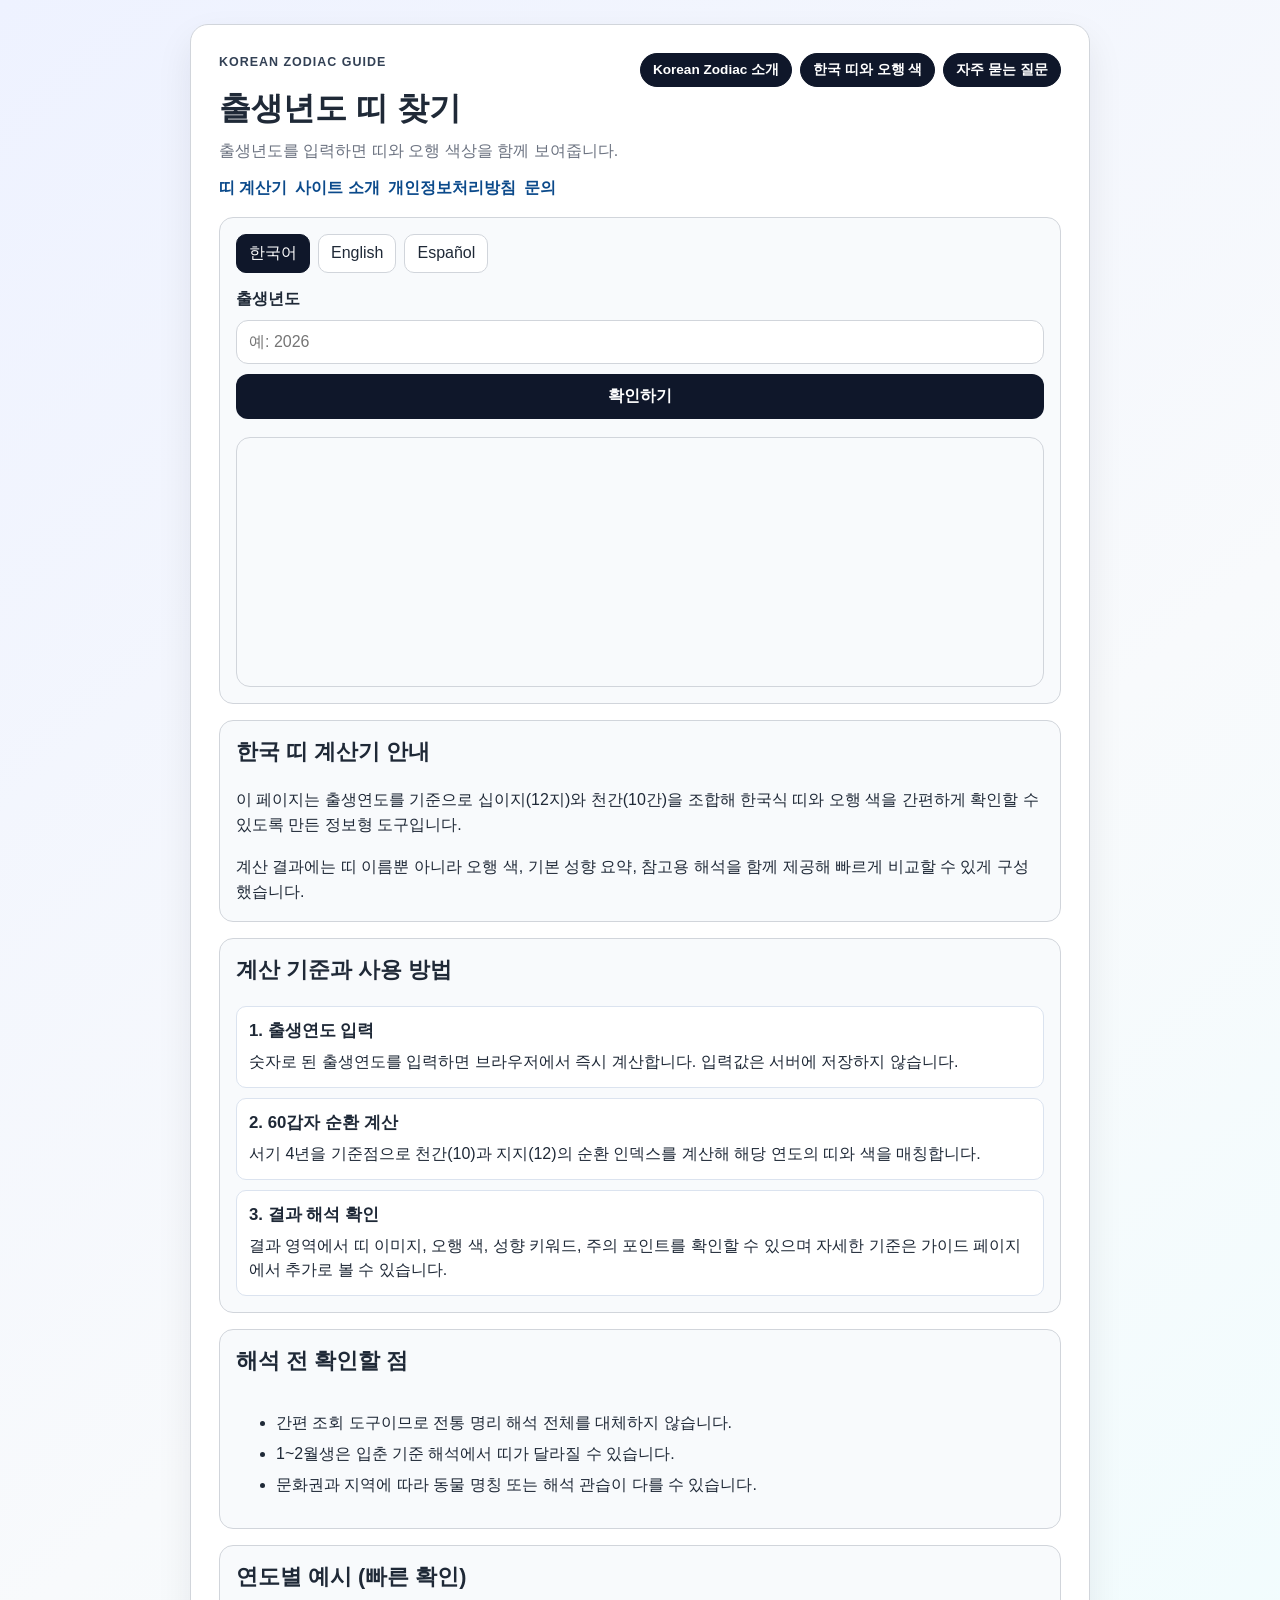
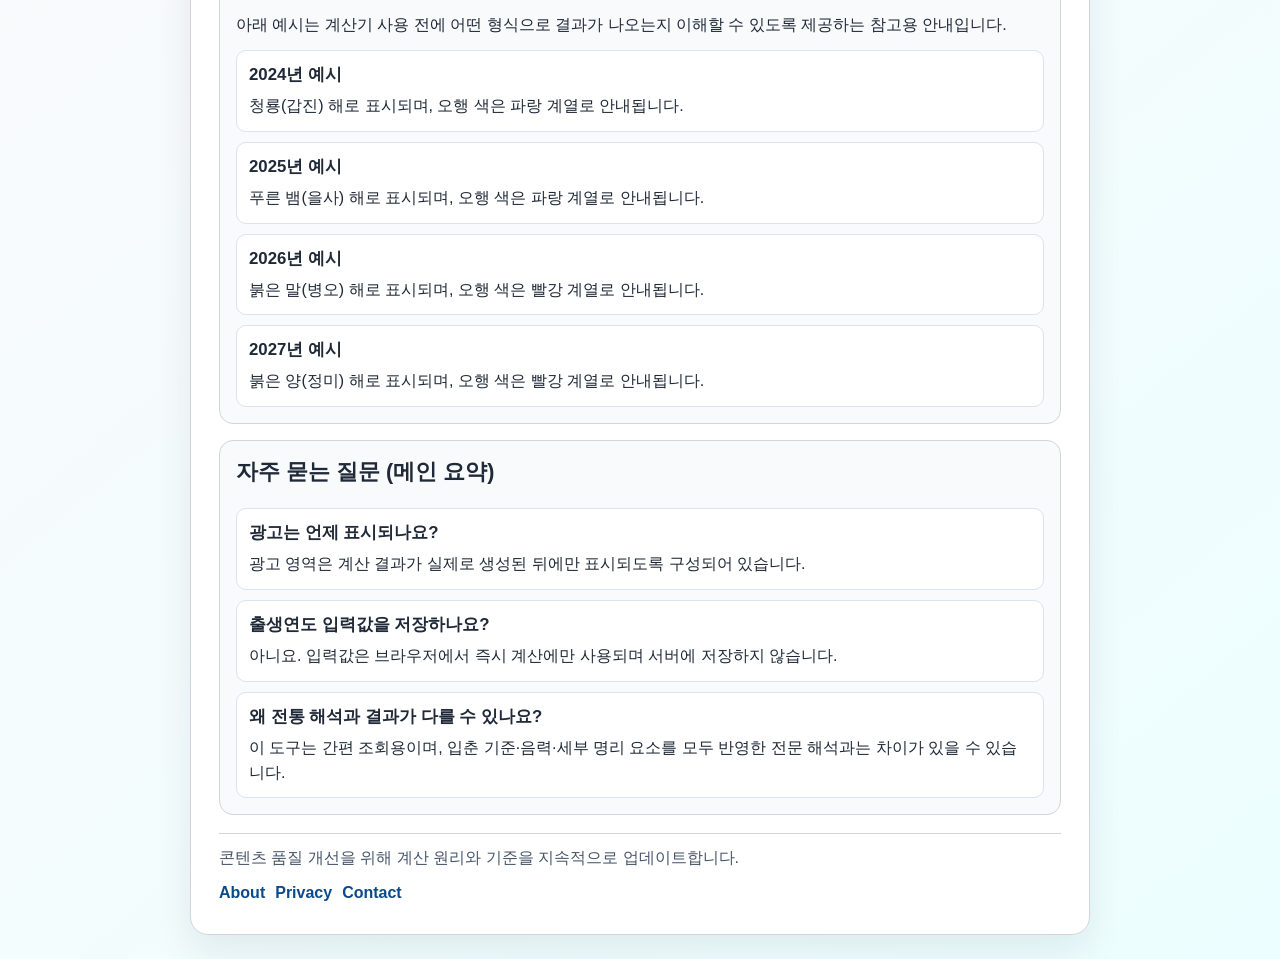
<file: index.html>
<!doctype html>
<html lang="ko">
<head>
  <meta charset="UTF-8">
  <meta name="viewport" content="width=device-width, initial-scale=1.0">
  <meta name="description" content="출생연도로 한국 띠(12지)와 오행 색을 확인하고, 계산 원리와 기준 연도표까지 한 번에 보는 Korean Zodiac 안내 사이트입니다.">
  <meta name="google-adsense-account" content="ca-pub-1729963445470866">
  <script async src="https://pagead2.googlesyndication.com/pagead/js/adsbygoogle.js?client=ca-pub-1729963445470866" crossorigin="anonymous"></script>
  <title>한국 띠 찾기 | Korean Zodiac</title>
  <link rel="stylesheet" href="style.css">
</head>
<body>
  <main class="app">
    <header class="site-header">
      <div class="header-top">
        <p class="eyebrow">Korean Zodiac Guide</p>
        <div class="top-quick-links">
          <a id="topIntroLink" class="top-corner-link" href="korean-zodiac.html">Korean Zodiac 소개</a>
          <a id="topGuideLink" class="top-corner-link" href="guide.html">한국 띠와 오행 색</a>
          <a id="topFaqLink" class="top-corner-link" href="faq.html">자주 묻는 질문</a>
        </div>
      </div>
      <h1 id="titleText">출생년도 띠 찾기</h1>
      <p id="descText" class="desc">출생년도를 입력하면 띠와 오행 색상을 함께 보여줍니다.</p>
      <nav class="top-nav" aria-label="Main">
        <a id="topNavFinder" href="#finder">띠 계산기</a>
        <a id="topNavAbout" href="about.html">사이트 소개</a>
        <a id="topNavPrivacy" href="privacy.html">개인정보처리방침</a>
        <a id="topNavContact" href="contact.html">문의</a>
      </nav>
    </header>

    <section id="finder" class="panel">
      <div class="lang-switch" role="group" aria-label="Language switcher">
        <button type="button" class="lang-btn active" data-lang="ko">한국어</button>
        <button type="button" class="lang-btn" data-lang="en">English</button>
        <button type="button" class="lang-btn" data-lang="es">Español</button>
      </div>

      <form id="zodiacForm" class="form">
        <label id="yearLabel" for="birthYear">출생년도</label>
        <input id="birthYear" name="birthYear" type="text" inputmode="numeric" placeholder="예: 2026" required>
        <button id="submitBtn" class="submit-btn" type="submit">확인하기</button>
      </form>

      <section id="result" class="result" aria-live="polite"></section>
    </section>

    <section class="panel info-block" aria-labelledby="introTitle">
      <h2 id="introTitle">한국 띠 계산기 안내</h2>
      <p id="introP1">이 페이지는 출생연도를 기준으로 십이지(12지)와 천간(10간)을 조합해 한국식 띠와 오행 색을 간편하게 확인할 수 있도록 만든 정보형 도구입니다.</p>
      <p id="introP2">계산 결과에는 띠 이름뿐 아니라 오행 색, 기본 성향 요약, 참고용 해석을 함께 제공해 빠르게 비교할 수 있게 구성했습니다.</p>
    </section>

    <section class="panel info-block" aria-labelledby="howTitle">
      <h2 id="howTitle">계산 기준과 사용 방법</h2>
      <div class="faq-list">
        <article>
          <h3 id="howItem1Title">1. 출생연도 입력</h3>
          <p id="howItem1Body">숫자로 된 출생연도를 입력하면 브라우저에서 즉시 계산합니다. 입력값은 서버에 저장하지 않습니다.</p>
        </article>
        <article>
          <h3 id="howItem2Title">2. 60갑자 순환 계산</h3>
          <p id="howItem2Body">서기 4년을 기준점으로 천간(10)과 지지(12)의 순환 인덱스를 계산해 해당 연도의 띠와 색을 매칭합니다.</p>
        </article>
        <article>
          <h3 id="howItem3Title">3. 결과 해석 확인</h3>
          <p id="howItem3Body">결과 영역에서 띠 이미지, 오행 색, 성향 키워드, 주의 포인트를 확인할 수 있으며 자세한 기준은 가이드 페이지에서 추가로 볼 수 있습니다.</p>
        </article>
      </div>
    </section>

    <section class="panel info-block" aria-labelledby="limitTitle">
      <h2 id="limitTitle">해석 전 확인할 점</h2>
      <ul class="faq-list">
        <li id="limitItem1">간편 조회 도구이므로 전통 명리 해석 전체를 대체하지 않습니다.</li>
        <li id="limitItem2">1~2월생은 입춘 기준 해석에서 띠가 달라질 수 있습니다.</li>
        <li id="limitItem3">문화권과 지역에 따라 동물 명칭 또는 해석 관습이 다를 수 있습니다.</li>
      </ul>
    </section>

    <section class="panel info-block" aria-labelledby="sampleTitle">
      <h2 id="sampleTitle">연도별 예시 (빠른 확인)</h2>
      <p id="sampleDesc">아래 예시는 계산기 사용 전에 어떤 형식으로 결과가 나오는지 이해할 수 있도록 제공하는 참고용 안내입니다.</p>
      <div class="faq-list">
        <article>
          <h3 id="sample1Year">2024년 예시</h3>
          <p id="sample1Body">청룡(갑진) 해로 표시되며, 오행 색은 파랑 계열로 안내됩니다.</p>
        </article>
        <article>
          <h3 id="sample2Year">2025년 예시</h3>
          <p id="sample2Body">푸른 뱀(을사) 해로 표시되며, 오행 색은 파랑 계열로 안내됩니다.</p>
        </article>
        <article>
          <h3 id="sample3Year">2026년 예시</h3>
          <p id="sample3Body">붉은 말(병오) 해로 표시되며, 오행 색은 빨강 계열로 안내됩니다.</p>
        </article>
        <article>
          <h3 id="sample4Year">2027년 예시</h3>
          <p id="sample4Body">붉은 양(정미) 해로 표시되며, 오행 색은 빨강 계열로 안내됩니다.</p>
        </article>
      </div>
    </section>

    <section class="panel info-block" aria-labelledby="homeFaqTitle">
      <h2 id="homeFaqTitle">자주 묻는 질문 (메인 요약)</h2>
      <div class="faq-list">
        <article>
          <h3 id="homeFaqQ1">광고는 언제 표시되나요?</h3>
          <p id="homeFaqA1">광고 영역은 계산 결과가 실제로 생성된 뒤에만 표시되도록 구성되어 있습니다.</p>
        </article>
        <article>
          <h3 id="homeFaqQ2">출생연도 입력값을 저장하나요?</h3>
          <p id="homeFaqA2">아니요. 입력값은 브라우저에서 즉시 계산에만 사용되며 서버에 저장하지 않습니다.</p>
        </article>
        <article>
          <h3 id="homeFaqQ3">왜 전통 해석과 결과가 다를 수 있나요?</h3>
          <p id="homeFaqA3">이 도구는 간편 조회용이며, 입춘 기준·음력·세부 명리 요소를 모두 반영한 전문 해석과는 차이가 있을 수 있습니다.</p>
        </article>
      </div>
    </section>

    <section id="mainAdWrap" class="ad-wrap" aria-label="Advertisement" hidden>
    </section>

    <footer class="site-footer">
      <p id="footerNote">콘텐츠 품질 개선을 위해 계산 원리와 기준을 지속적으로 업데이트합니다.</p>
      <p>
        <a id="footerAbout" href="about.html">About</a>
        <a id="footerPrivacy" href="privacy.html">Privacy</a>
        <a id="footerContact" href="contact.html">Contact</a>
      </p>
    </footer>
  </main>

  <script src="main.js"></script>
</body>
</html>
</file>
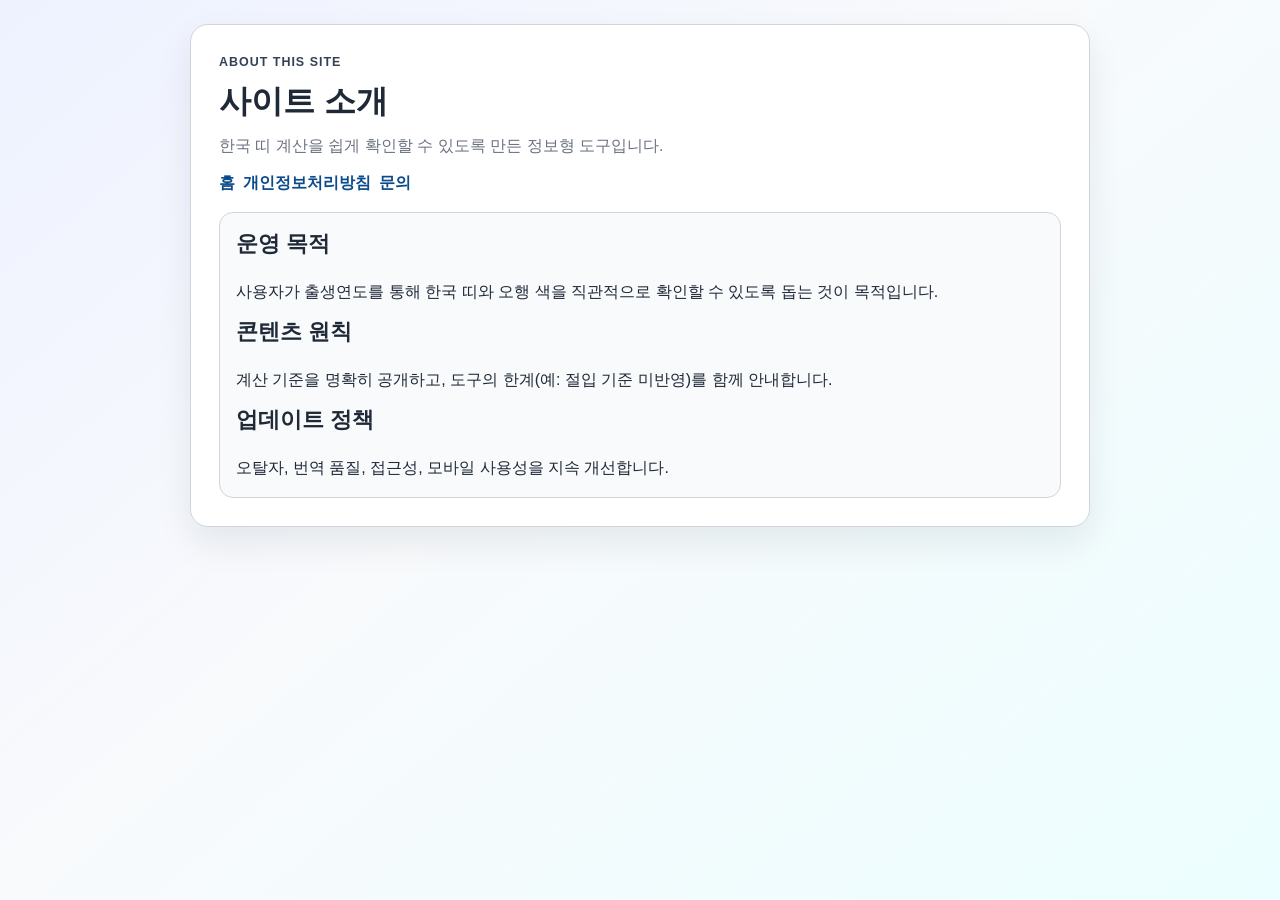
<file: about.html>
<!doctype html>
<html lang="ko">
<head>
  <meta charset="UTF-8">
  <meta name="viewport" content="width=device-width, initial-scale=1.0">
  <meta name="description" content="한국 띠 찾기 사이트 소개와 운영 원칙">
  <meta name="google-adsense-account" content="ca-pub-1729963445470866">
  <title>사이트 소개 | 한국 띠 찾기</title>
  <link rel="stylesheet" href="style.css">
</head>
<body>
  <main class="app subpage">
    <header class="site-header">
      <p class="eyebrow">About This Site</p>
      <h1 id="pageTitle">사이트 소개</h1>
      <p id="pageDesc" class="desc">한국 띠 계산을 쉽게 확인할 수 있도록 만든 정보형 도구입니다.</p>
      <nav class="top-nav" aria-label="Main">
        <a id="navHome" href="index.html">홈</a>
        <a id="navPrivacy" href="privacy.html">개인정보처리방침</a>
        <a id="navContact" href="contact.html">문의</a>
      </nav>
    </header>

    <section class="panel info-block">
      <h2 id="sec1Title">운영 목적</h2>
      <p id="sec1Body">사용자가 출생연도를 통해 한국 띠와 오행 색을 직관적으로 확인할 수 있도록 돕는 것이 목적입니다.</p>
      <h2 id="sec2Title">콘텐츠 원칙</h2>
      <p id="sec2Body">계산 기준을 명확히 공개하고, 도구의 한계(예: 절입 기준 미반영)를 함께 안내합니다.</p>
      <h2 id="sec3Title">업데이트 정책</h2>
      <p id="sec3Body">오탈자, 번역 품질, 접근성, 모바일 사용성을 지속 개선합니다.</p>
    </section>
  </main>

  <script>
    const ui = {
      ko: { htmlLang: "ko", pageTitle: "사이트 소개", pageDesc: "한국 띠 계산을 쉽게 확인할 수 있도록 만든 정보형 도구입니다.", navHome: "홈", navPrivacy: "개인정보처리방침", navContact: "문의", sec1Title: "운영 목적", sec1Body: "사용자가 출생연도를 통해 한국 띠와 오행 색을 직관적으로 확인할 수 있도록 돕는 것이 목적입니다.", sec2Title: "콘텐츠 원칙", sec2Body: "계산 기준을 명확히 공개하고, 도구의 한계(예: 절입 기준 미반영)를 함께 안내합니다.", sec3Title: "업데이트 정책", sec3Body: "오탈자, 번역 품질, 접근성, 모바일 사용성을 지속 개선합니다." },
      en: { htmlLang: "en", pageTitle: "About", pageDesc: "An informational tool to quickly check Korean zodiac animals and five-element colors.", navHome: "Home", navPrivacy: "Privacy", navContact: "Contact", sec1Title: "Purpose", sec1Body: "The goal is to help users quickly identify their Korean zodiac animal and color from birth year.", sec2Title: "Content Principles", sec2Body: "We disclose calculation rules clearly and explain known limits of the tool.", sec3Title: "Update Policy", sec3Body: "We continuously improve typo fixes, translation quality, accessibility, and mobile usability." },
      es: { htmlLang: "es", pageTitle: "Acerca del sitio", pageDesc: "Herramienta informativa para consultar rapido el zodiaco coreano y los colores de los cinco elementos.", navHome: "Inicio", navPrivacy: "Privacidad", navContact: "Contacto", sec1Title: "Objetivo", sec1Body: "El objetivo es ayudar a los usuarios a identificar rapidamente su animal y color segun el ano de nacimiento.", sec2Title: "Principios de contenido", sec2Body: "Mostramos claramente las reglas de calculo y las limitaciones conocidas de la herramienta.", sec3Title: "Politica de actualizacion", sec3Body: "Mejoramos continuamente correcciones, traducciones, accesibilidad y experiencia movil." }
    };
    function setLanguage(lang) { const t = ui[lang] || ui.ko; document.documentElement.lang = t.htmlLang; Object.keys(t).forEach((k) => { if (k === "htmlLang") return; const n = document.getElementById(k); if (n) n.textContent = t[k]; }); }
    function getSavedLanguage() { try { const saved = localStorage.getItem("site_lang"); return ui[saved] ? saved : "ko"; } catch (error) { return "ko"; } }
    setLanguage(getSavedLanguage());
  </script>
</body>
</html>
</file>
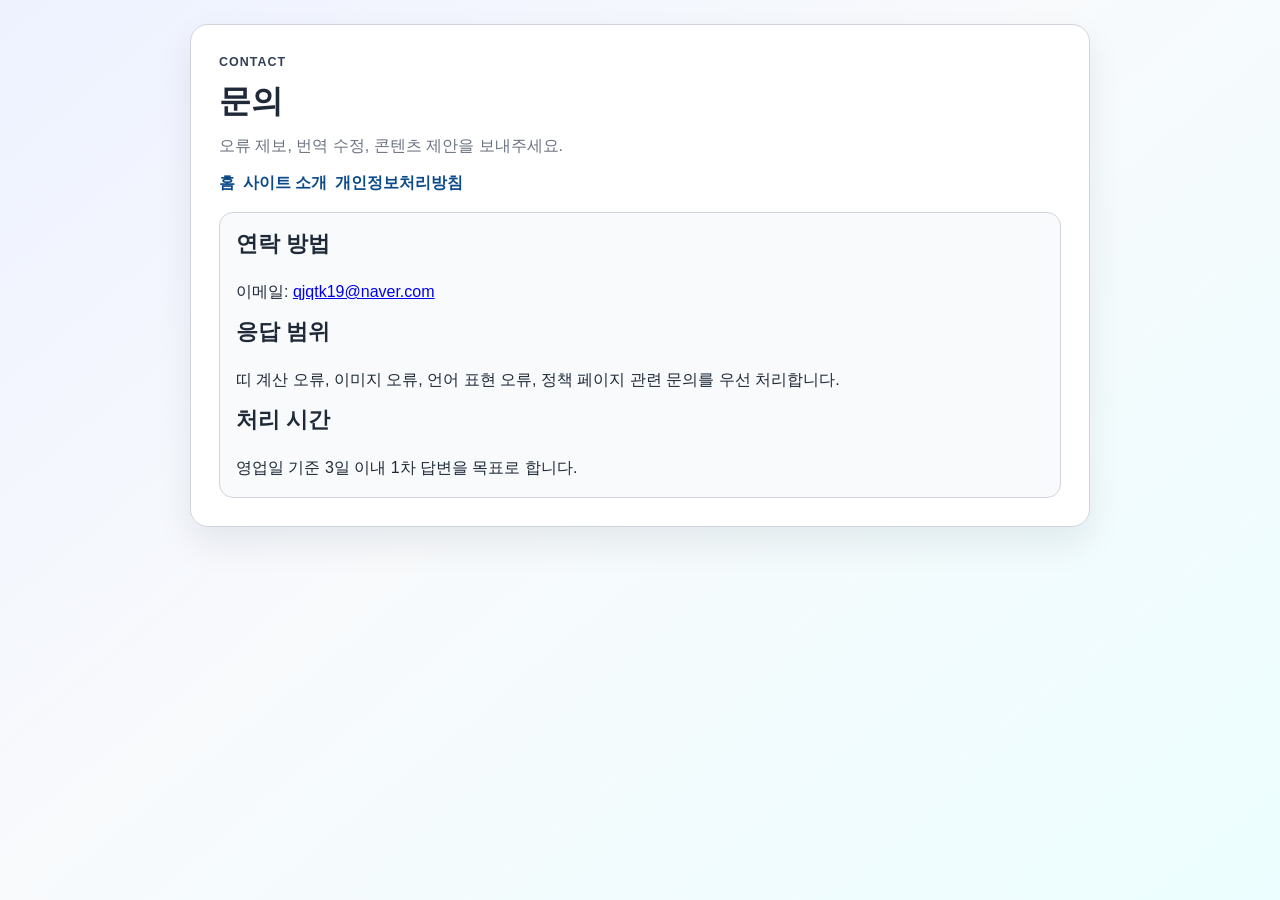
<file: contact.html>
<!doctype html>
<html lang="ko">
<head>
  <meta charset="UTF-8">
  <meta name="viewport" content="width=device-width, initial-scale=1.0">
  <meta name="description" content="한국 띠 찾기 문의 페이지">
  <meta name="google-adsense-account" content="ca-pub-1729963445470866">
  <title>문의 | 한국 띠 찾기</title>
  <link rel="stylesheet" href="style.css">
</head>
<body>
  <main class="app subpage">
    <header class="site-header">
      <p class="eyebrow">Contact</p>
      <h1 id="pageTitle">문의</h1>
      <p id="pageDesc" class="desc">오류 제보, 번역 수정, 콘텐츠 제안을 보내주세요.</p>
      <nav class="top-nav" aria-label="Main">
        <a id="navHome" href="index.html">홈</a>
        <a id="navAbout" href="about.html">사이트 소개</a>
        <a id="navPrivacy" href="privacy.html">개인정보처리방침</a>
      </nav>
    </header>

    <section class="panel info-block">
      <h2 id="sec1Title">연락 방법</h2>
      <p><span id="emailLabel">이메일</span>: <a href="mailto:qjqtk19@naver.com">qjqtk19@naver.com</a></p>
      <h2 id="sec2Title">응답 범위</h2>
      <p id="sec2Body">띠 계산 오류, 이미지 오류, 언어 표현 오류, 정책 페이지 관련 문의를 우선 처리합니다.</p>
      <h2 id="sec3Title">처리 시간</h2>
      <p id="sec3Body">영업일 기준 3일 이내 1차 답변을 목표로 합니다.</p>
    </section>
  </main>

  <script>
    const ui = {
      ko: { htmlLang: "ko", pageTitle: "문의", pageDesc: "오류 제보, 번역 수정, 콘텐츠 제안을 보내주세요.", navHome: "홈", navAbout: "사이트 소개", navPrivacy: "개인정보처리방침", sec1Title: "연락 방법", emailLabel: "이메일", sec2Title: "응답 범위", sec2Body: "띠 계산 오류, 이미지 오류, 언어 표현 오류, 정책 페이지 관련 문의를 우선 처리합니다.", sec3Title: "처리 시간", sec3Body: "영업일 기준 3일 이내 1차 답변을 목표로 합니다." },
      en: { htmlLang: "en", pageTitle: "Contact", pageDesc: "Send bug reports, translation fixes, and content suggestions.", navHome: "Home", navAbout: "About", navPrivacy: "Privacy", sec1Title: "How to Contact", emailLabel: "Email", sec2Title: "Response Scope", sec2Body: "We prioritize zodiac calculation issues, image issues, language fixes, and policy-page inquiries.", sec3Title: "Response Time", sec3Body: "Our target is a first response within 3 business days." },
      es: { htmlLang: "es", pageTitle: "Contacto", pageDesc: "Envia reportes de errores, correcciones de traduccion y sugerencias de contenido.", navHome: "Inicio", navAbout: "Acerca de", navPrivacy: "Privacidad", sec1Title: "Como contactar", emailLabel: "Correo", sec2Title: "Alcance de respuesta", sec2Body: "Priorizamos errores de calculo, problemas de imagen, correcciones de idioma y consultas de politicas.", sec3Title: "Tiempo de respuesta", sec3Body: "Nuestro objetivo es responder por primera vez en un plazo de 3 dias habiles." }
    };
    function setLanguage(lang) { const t=ui[lang] || ui.ko; document.documentElement.lang=t.htmlLang; Object.keys(t).forEach((k)=>{ if(k==='htmlLang') return; const n=document.getElementById(k); if(n) n.textContent=t[k]; }); }
    function getSavedLanguage() { try { const saved = localStorage.getItem("site_lang"); return ui[saved] ? saved : "ko"; } catch (error) { return "ko"; } }
    setLanguage(getSavedLanguage());
  </script>
</body>
</html>
</file>
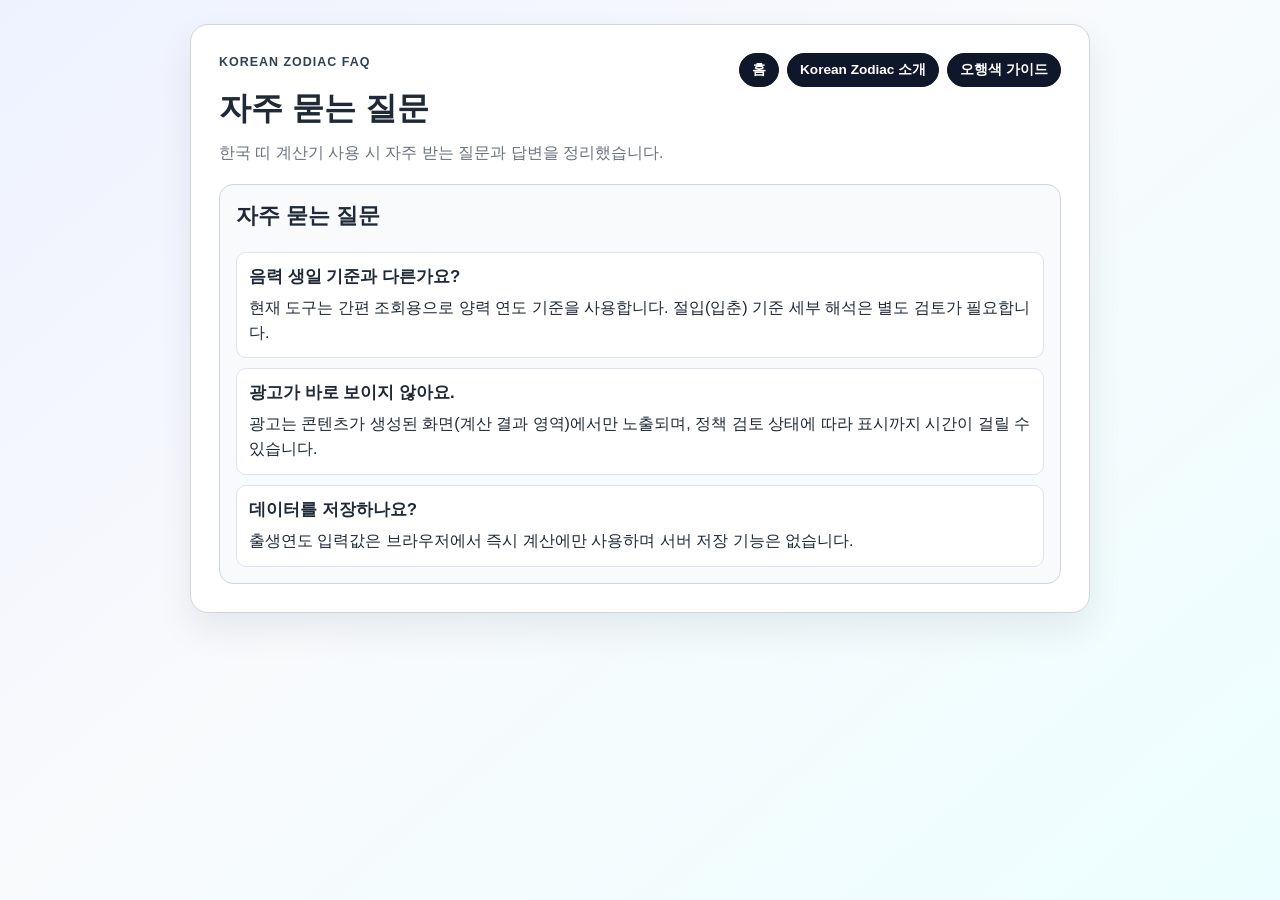
<file: faq.html>
<!doctype html>
<html lang="ko">
<head>
  <meta charset="UTF-8">
  <meta name="viewport" content="width=device-width, initial-scale=1.0">
  <meta name="description" content="한국 띠 사이트 자주 묻는 질문 페이지">
  <meta name="google-adsense-account" content="ca-pub-1729963445470866">
  <title>자주 묻는 질문 | Korean Zodiac</title>
  <link rel="stylesheet" href="style.css">
</head>
<body>
  <main class="app subpage">
    <header class="site-header">
      <div class="header-top">
        <p class="eyebrow">Korean Zodiac FAQ</p>
        <div class="top-quick-links">
          <a class="top-corner-link" href="index.html">홈</a>
          <a class="top-corner-link" href="korean-zodiac.html">Korean Zodiac 소개</a>
          <a class="top-corner-link" href="guide.html">오행색 가이드</a>
        </div>
      </div>
      <h1 id="pageTitle">자주 묻는 질문</h1>
      <p id="pageDesc" class="desc">한국 띠 계산기 사용 시 자주 받는 질문과 답변을 정리했습니다.</p>
    </header>

    <section class="panel info-block">
      <h2 id="faqTitle">자주 묻는 질문</h2>
      <div class="faq-list">
        <article>
          <h3 id="q1">음력 생일 기준과 다른가요?</h3>
          <p id="a1">현재 도구는 간편 조회용으로 양력 연도 기준을 사용합니다. 절입(입춘) 기준 세부 해석은 별도 검토가 필요합니다.</p>
        </article>
        <article>
          <h3 id="q2">광고가 바로 보이지 않아요.</h3>
          <p id="a2">광고는 콘텐츠가 생성된 화면(계산 결과 영역)에서만 노출되며, 정책 검토 상태에 따라 표시까지 시간이 걸릴 수 있습니다.</p>
        </article>
        <article>
          <h3 id="q3">데이터를 저장하나요?</h3>
          <p id="a3">출생연도 입력값은 브라우저에서 즉시 계산에만 사용하며 서버 저장 기능은 없습니다.</p>
        </article>
      </div>
    </section>

  </main>

  <script>
    const ui = {
      ko: {
        htmlLang: "ko",
        pageTitle: "자주 묻는 질문",
        pageDesc: "한국 띠 계산기 사용 시 자주 받는 질문과 답변을 정리했습니다.",
        faqTitle: "자주 묻는 질문",
        q1: "음력 생일 기준과 다른가요?",
        a1: "현재 도구는 간편 조회용으로 양력 연도 기준을 사용합니다. 절입(입춘) 기준 세부 해석은 별도 검토가 필요합니다.",
        q2: "광고가 바로 보이지 않아요.",
        a2: "광고는 콘텐츠가 생성된 화면(계산 결과 영역)에서만 노출되며, 정책 검토 상태에 따라 표시까지 시간이 걸릴 수 있습니다.",
        q3: "데이터를 저장하나요?",
        a3: "출생연도 입력값은 브라우저에서 즉시 계산에만 사용하며 서버 저장 기능은 없습니다."
      },
      en: {
        htmlLang: "en",
        pageTitle: "Frequently Asked Questions",
        pageDesc: "Common questions and answers about using the Korean zodiac calculator.",
        faqTitle: "Frequently Asked Questions",
        q1: "Is this different from lunar calendar interpretation?",
        a1: "Yes. This tool is a quick lookup based on the solar birth year. Detailed interpretation with seasonal boundaries may differ.",
        q2: "Why are ads not visible immediately?",
        a2: "Ads are shown only on screens with generated content (the calculation result area), and visibility can still be delayed by policy/review status.",
        q3: "Do you store my birth year?",
        a3: "No. The input year is used only for instant browser-side calculation and is not stored on the server."
      },
      es: {
        htmlLang: "es",
        pageTitle: "Preguntas Frecuentes",
        pageDesc: "Preguntas y respuestas comunes sobre la calculadora del zodiaco coreano.",
        faqTitle: "Preguntas Frecuentes",
        q1: "Es diferente de la interpretacion lunar?",
        a1: "Si. Esta herramienta es una consulta rapida basada en el ano solar. La interpretacion detallada puede variar.",
        q2: "Por que los anuncios no aparecen de inmediato?",
        a2: "Los anuncios se muestran solo en pantallas con contenido generado (area de resultado), y la visibilidad puede retrasarse por estado de revision/politicas.",
        q3: "Guardan mi ano de nacimiento?",
        a3: "No. El ano ingresado se usa solo para calculo inmediato en el navegador y no se guarda en el servidor."
      }
    };

    function setLanguage(lang) {
      const t = ui[lang] || ui.ko;
      document.documentElement.lang = t.htmlLang;
      document.getElementById("pageTitle").textContent = t.pageTitle;
      document.getElementById("pageDesc").textContent = t.pageDesc;
      document.getElementById("faqTitle").textContent = t.faqTitle;
      document.getElementById("q1").textContent = t.q1;
      document.getElementById("a1").textContent = t.a1;
      document.getElementById("q2").textContent = t.q2;
      document.getElementById("a2").textContent = t.a2;
      document.getElementById("q3").textContent = t.q3;
      document.getElementById("a3").textContent = t.a3;
    }

    function getSavedLanguage() {
      try {
        const saved = localStorage.getItem("site_lang");
        return ui[saved] ? saved : "ko";
      } catch (error) {
        return "ko";
      }
    }

    setLanguage(getSavedLanguage());

  </script>
</body>
</html>
</file>
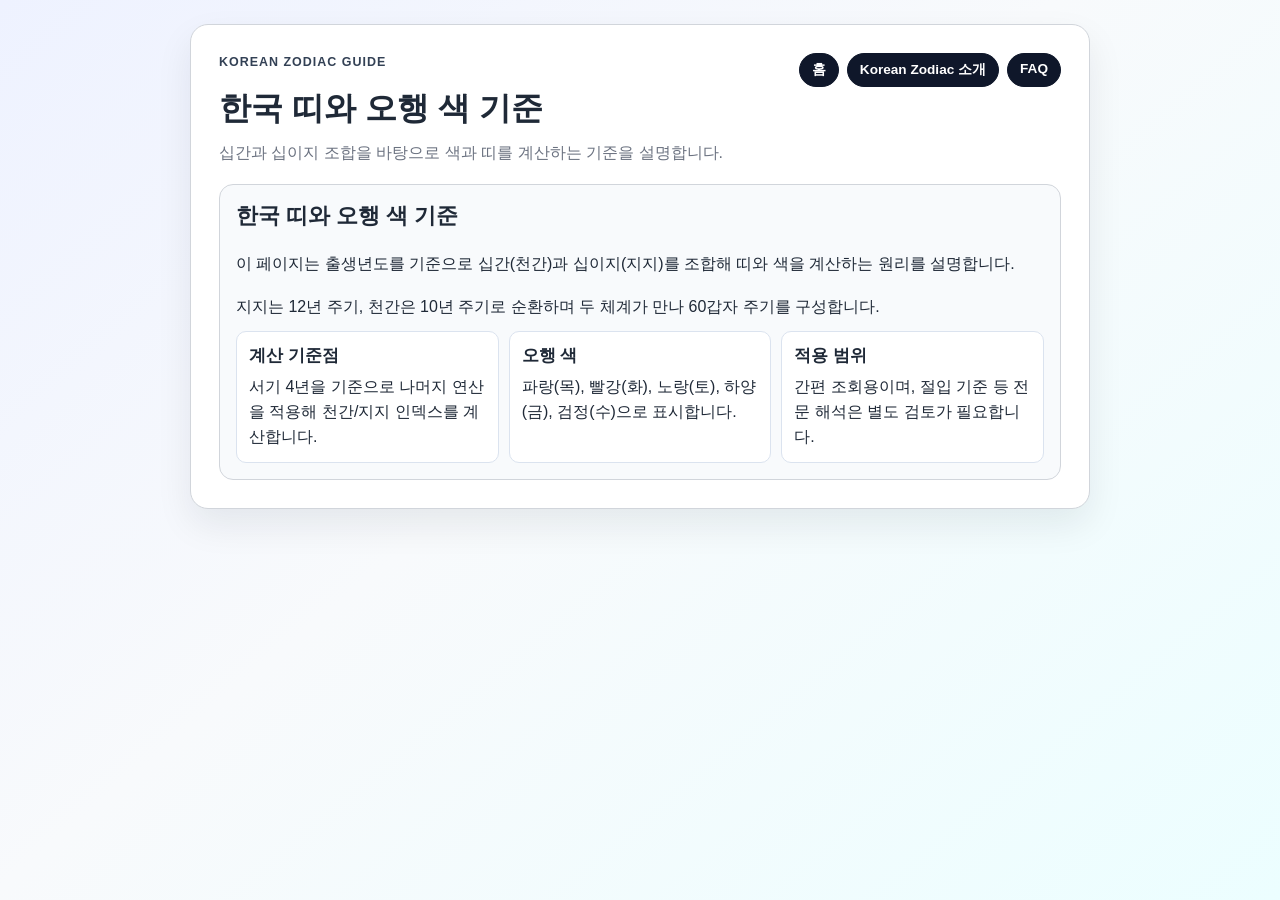
<file: guide.html>
<!doctype html>
<html lang="ko">
<head>
  <meta charset="UTF-8">
  <meta name="viewport" content="width=device-width, initial-scale=1.0">
  <meta name="description" content="한국 띠와 오행 색 기준을 설명하는 페이지">
  <meta name="google-adsense-account" content="ca-pub-1729963445470866">
  <title>한국 띠와 오행 색 | Korean Zodiac</title>
  <link rel="stylesheet" href="style.css">
</head>
<body>
  <main class="app subpage">
    <header class="site-header">
      <div class="header-top">
        <p class="eyebrow">Korean Zodiac Guide</p>
        <div class="top-quick-links">
          <a class="top-corner-link" href="index.html">홈</a>
          <a class="top-corner-link" href="korean-zodiac.html">Korean Zodiac 소개</a>
          <a class="top-corner-link" href="faq.html">FAQ</a>
        </div>
      </div>
      <h1 id="pageTitle">한국 띠와 오행 색 기준</h1>
      <p id="pageDesc" class="desc">십간과 십이지 조합을 바탕으로 색과 띠를 계산하는 기준을 설명합니다.</p>
    </header>

    <section class="panel">
      <section class="info-block">
        <h2 id="guideTitle">한국 띠와 오행 색 기준</h2>
        <p id="guideP1">이 페이지는 출생년도를 기준으로 십간(천간)과 십이지(지지)를 조합해 띠와 색을 계산하는 원리를 설명합니다.</p>
        <p id="guideP2">지지는 12년 주기, 천간은 10년 주기로 순환하며 두 체계가 만나 60갑자 주기를 구성합니다.</p>
        <div class="mini-grid">
          <article>
            <h3 id="card1Title">계산 기준점</h3>
            <p id="card1Body">서기 4년을 기준으로 나머지 연산을 적용해 천간/지지 인덱스를 계산합니다.</p>
          </article>
          <article>
            <h3 id="card2Title">오행 색</h3>
            <p id="card2Body">파랑(목), 빨강(화), 노랑(토), 하양(금), 검정(수)으로 표시합니다.</p>
          </article>
          <article>
            <h3 id="card3Title">적용 범위</h3>
            <p id="card3Body">간편 조회용이며, 절입 기준 등 전문 해석은 별도 검토가 필요합니다.</p>
          </article>
        </div>
      </section>
    </section>

  </main>

  <script>
    const ui = {
      ko: {
        htmlLang: "ko",
        pageTitle: "한국 띠와 오행 색 기준",
        pageDesc: "십간과 십이지 조합을 바탕으로 색과 띠를 계산하는 기준을 설명합니다.",
        guideTitle: "한국 띠와 오행 색 기준",
        guideP1: "이 페이지는 출생년도를 기준으로 십간(천간)과 십이지(지지)를 조합해 띠와 색을 계산하는 원리를 설명합니다.",
        guideP2: "지지는 12년 주기, 천간은 10년 주기로 순환하며 두 체계가 만나 60갑자 주기를 구성합니다.",
        card1Title: "계산 기준점",
        card1Body: "서기 4년을 기준으로 나머지 연산을 적용해 천간/지지 인덱스를 계산합니다.",
        card2Title: "오행 색",
        card2Body: "파랑(목), 빨강(화), 노랑(토), 하양(금), 검정(수)으로 표시합니다.",
        card3Title: "적용 범위",
        card3Body: "간편 조회용이며, 절입 기준 등 전문 해석은 별도 검토가 필요합니다."
      },
      en: {
        htmlLang: "en",
        pageTitle: "Korean Zodiac and Five Elements Colors",
        pageDesc: "This page explains how zodiac animals and colors are calculated from heavenly stems and earthly branches.",
        guideTitle: "Korean Zodiac and Five Elements Colors",
        guideP1: "This page explains the principle of combining the 10 heavenly stems and 12 earthly branches based on birth year.",
        guideP2: "Earthly branches rotate every 12 years and heavenly stems rotate every 10 years, creating the 60-gapja cycle.",
        card1Title: "Reference Point",
        card1Body: "The calculation uses CE year 4 as the modulo baseline for stem and branch indices.",
        card2Title: "Five Colors",
        card2Body: "Colors are shown as blue (wood), red (fire), yellow (earth), white (metal), and black (water).",
        card3Title: "Scope",
        card3Body: "This is a quick lookup tool. Detailed interpretation with seasonal boundaries requires separate analysis."
      },
      es: {
        htmlLang: "es",
        pageTitle: "Zodiaco Coreano y Colores de los Cinco Elementos",
        pageDesc: "Esta pagina explica como se calculan el animal y el color usando troncos celestes y ramas terrestres.",
        guideTitle: "Zodiaco Coreano y Colores de los Cinco Elementos",
        guideP1: "Esta pagina explica el principio de combinar 10 troncos celestes y 12 ramas terrestres segun el ano de nacimiento.",
        guideP2: "Las ramas rotan cada 12 anos y los troncos cada 10 anos, formando el ciclo de 60 gapja.",
        card1Title: "Punto de referencia",
        card1Body: "El calculo usa el ano 4 d.C. como base para los indices de tronco y rama.",
        card2Title: "Cinco colores",
        card2Body: "Los colores se muestran como azul (madera), rojo (fuego), amarillo (tierra), blanco (metal) y negro (agua).",
        card3Title: "Alcance",
        card3Body: "Es una herramienta de consulta rapida. La interpretacion detallada requiere analisis adicional."
      }
    };

    function setLanguage(lang) {
      const t = ui[lang] || ui.ko;
      document.documentElement.lang = t.htmlLang;
      document.getElementById("pageTitle").textContent = t.pageTitle;
      document.getElementById("pageDesc").textContent = t.pageDesc;
      document.getElementById("guideTitle").textContent = t.guideTitle;
      document.getElementById("guideP1").textContent = t.guideP1;
      document.getElementById("guideP2").textContent = t.guideP2;
      document.getElementById("card1Title").textContent = t.card1Title;
      document.getElementById("card1Body").textContent = t.card1Body;
      document.getElementById("card2Title").textContent = t.card2Title;
      document.getElementById("card2Body").textContent = t.card2Body;
      document.getElementById("card3Title").textContent = t.card3Title;
      document.getElementById("card3Body").textContent = t.card3Body;
    }

    function getSavedLanguage() {
      try {
        const saved = localStorage.getItem("site_lang");
        return ui[saved] ? saved : "ko";
      } catch (error) {
        return "ko";
      }
    }

    setLanguage(getSavedLanguage());

  </script>
</body>
</html>
</file>
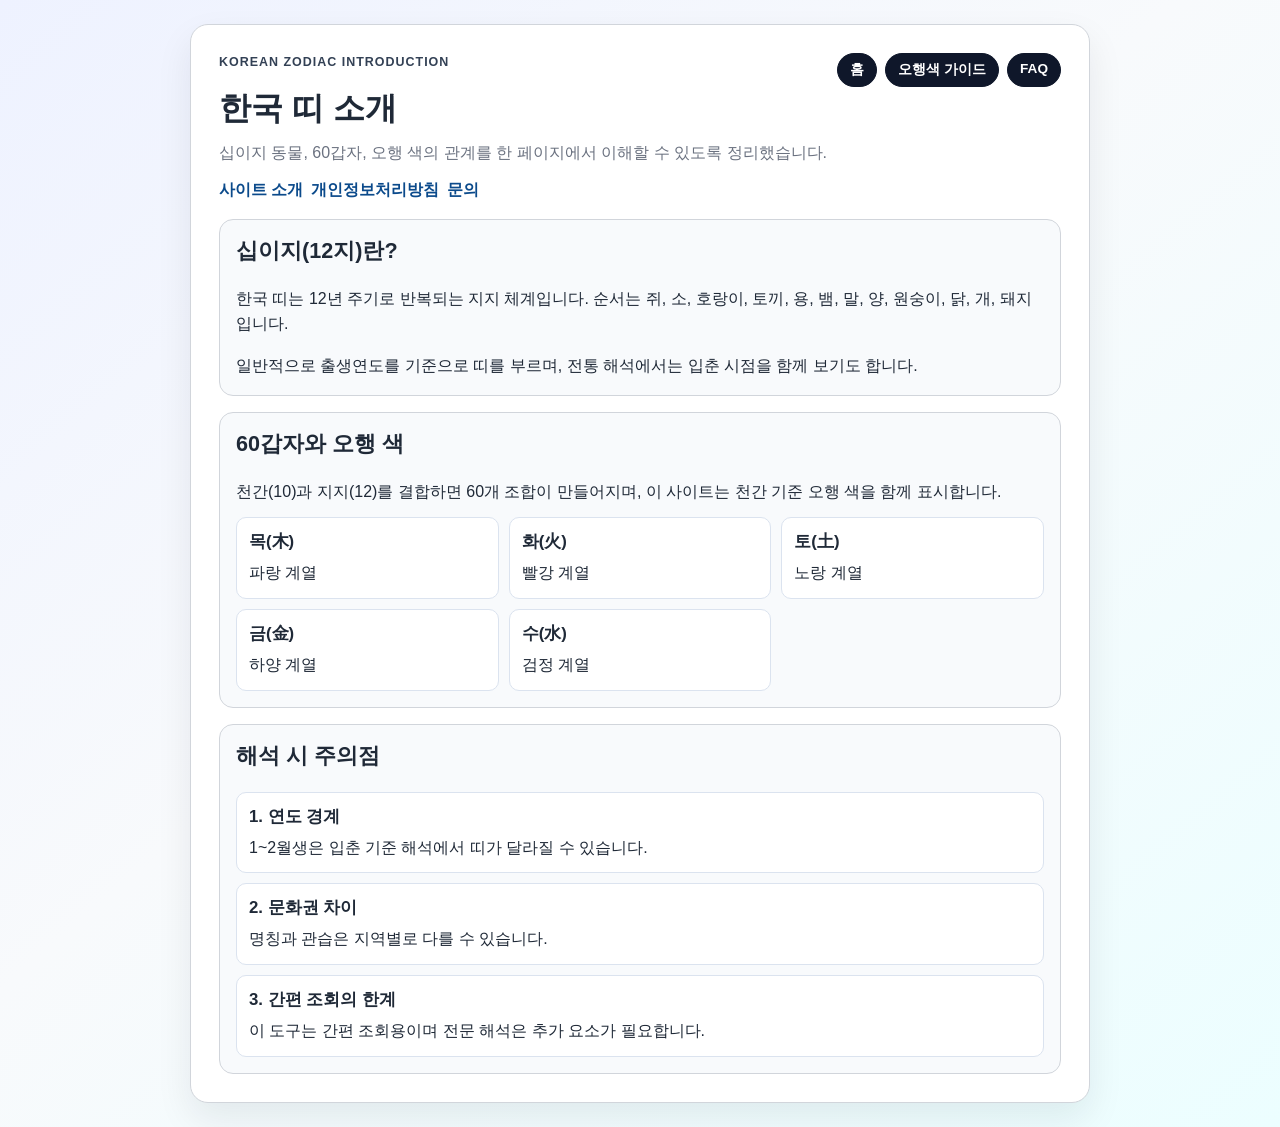
<file: korean-zodiac.html>
<!doctype html>
<html lang="ko">
<head>
  <meta charset="UTF-8">
  <meta name="viewport" content="width=device-width, initial-scale=1.0">
  <meta name="description" content="한국 띠(십이지)와 60갑자, 오행 색의 기본 개념과 연도 흐름을 소개합니다.">
  <meta name="google-adsense-account" content="ca-pub-1729963445470866">
  <title>한국 띠 소개 | Korean Zodiac</title>
  <link rel="stylesheet" href="style.css">
</head>
<body>
  <main class="app subpage">
    <header class="site-header">
      <div class="header-top">
        <p class="eyebrow">Korean Zodiac Introduction</p>
        <div class="top-quick-links">
          <a id="quickHome" class="top-corner-link" href="index.html">홈</a>
          <a id="quickGuide" class="top-corner-link" href="guide.html">오행색 가이드</a>
          <a id="quickFaq" class="top-corner-link" href="faq.html">FAQ</a>
        </div>
      </div>
      <h1 id="pageTitle">한국 띠 소개</h1>
      <p id="pageDesc" class="desc">십이지 동물, 60갑자, 오행 색의 관계를 한 페이지에서 이해할 수 있도록 정리했습니다.</p>
      <nav class="top-nav" aria-label="Main">
        <a id="navAbout" href="about.html">사이트 소개</a>
        <a id="navPrivacy" href="privacy.html">개인정보처리방침</a>
        <a id="navContact" href="contact.html">문의</a>
      </nav>
    </header>

    <section class="panel">
      <section class="info-block">
        <h2 id="sec1Title">십이지(12지)란?</h2>
        <p id="sec1Body1">한국 띠는 12년 주기로 반복되는 지지 체계입니다. 순서는 쥐, 소, 호랑이, 토끼, 용, 뱀, 말, 양, 원숭이, 닭, 개, 돼지입니다.</p>
        <p id="sec1Body2">일반적으로 출생연도를 기준으로 띠를 부르며, 전통 해석에서는 입춘 시점을 함께 보기도 합니다.</p>
      </section>
    </section>

    <section class="panel info-block">
      <h2 id="sec2Title">60갑자와 오행 색</h2>
      <p id="sec2Body">천간(10)과 지지(12)를 결합하면 60개 조합이 만들어지며, 이 사이트는 천간 기준 오행 색을 함께 표시합니다.</p>
      <div class="mini-grid">
        <article><h3 id="el1">목(木)</h3><p id="el1Body">파랑 계열</p></article>
        <article><h3 id="el2">화(火)</h3><p id="el2Body">빨강 계열</p></article>
        <article><h3 id="el3">토(土)</h3><p id="el3Body">노랑 계열</p></article>
        <article><h3 id="el4">금(金)</h3><p id="el4Body">하양 계열</p></article>
        <article><h3 id="el5">수(水)</h3><p id="el5Body">검정 계열</p></article>
      </div>
    </section>

    <section class="panel info-block">
      <h2 id="sec3Title">해석 시 주의점</h2>
      <div class="faq-list">
        <article><h3 id="tip1Title">1. 연도 경계</h3><p id="tip1Body">1~2월생은 입춘 기준 해석에서 띠가 달라질 수 있습니다.</p></article>
        <article><h3 id="tip2Title">2. 문화권 차이</h3><p id="tip2Body">명칭과 관습은 지역별로 다를 수 있습니다.</p></article>
        <article><h3 id="tip3Title">3. 간편 조회의 한계</h3><p id="tip3Body">이 도구는 간편 조회용이며 전문 해석은 추가 요소가 필요합니다.</p></article>
      </div>
    </section>
  </main>

  <script>
    const ui = {
      ko: {
        htmlLang: "ko",
        quickHome: "홈",
        quickGuide: "오행색 가이드",
        quickFaq: "FAQ",
        pageTitle: "한국 띠 소개",
        pageDesc: "십이지 동물, 60갑자, 오행 색의 관계를 한 페이지에서 이해할 수 있도록 정리했습니다.",
        navAbout: "사이트 소개",
        navPrivacy: "개인정보처리방침",
        navContact: "문의",
        sec1Title: "십이지(12지)란?",
        sec1Body1: "한국 띠는 12년 주기로 반복되는 지지 체계입니다. 순서는 쥐, 소, 호랑이, 토끼, 용, 뱀, 말, 양, 원숭이, 닭, 개, 돼지입니다.",
        sec1Body2: "일반적으로 출생연도를 기준으로 띠를 부르며, 전통 해석에서는 입춘 시점을 함께 보기도 합니다.",
        sec2Title: "60갑자와 오행 색",
        sec2Body: "천간(10)과 지지(12)를 결합하면 60개 조합이 만들어지며, 이 사이트는 천간 기준 오행 색을 함께 표시합니다.",
        el1: "목(木)", el1Body: "파랑 계열",
        el2: "화(火)", el2Body: "빨강 계열",
        el3: "토(土)", el3Body: "노랑 계열",
        el4: "금(金)", el4Body: "하양 계열",
        el5: "수(水)", el5Body: "검정 계열",
        sec3Title: "해석 시 주의점",
        tip1Title: "1. 연도 경계", tip1Body: "1~2월생은 입춘 기준 해석에서 띠가 달라질 수 있습니다.",
        tip2Title: "2. 문화권 차이", tip2Body: "명칭과 관습은 지역별로 다를 수 있습니다.",
        tip3Title: "3. 간편 조회의 한계", tip3Body: "이 도구는 간편 조회용이며 전문 해석은 추가 요소가 필요합니다."
      },
      en: {
        htmlLang: "en",
        quickHome: "Home",
        quickGuide: "Five Colors Guide",
        quickFaq: "FAQ",
        pageTitle: "Korean Zodiac Introduction",
        pageDesc: "A quick overview of the 12 animals, 60-gapja cycle, and five-element colors.",
        navAbout: "About",
        navPrivacy: "Privacy",
        navContact: "Contact",
        sec1Title: "What are the 12 Earthly Branches?",
        sec1Body1: "The Korean zodiac follows a 12-year cycle: Rat, Ox, Tiger, Rabbit, Dragon, Snake, Horse, Goat, Monkey, Rooster, Dog, and Pig.",
        sec1Body2: "People usually use the birth year, while traditional interpretation may also consider the Ipchun seasonal boundary.",
        sec2Title: "60-Gapja and Five Colors",
        sec2Body: "Combining 10 heavenly stems with 12 earthly branches creates a 60-cycle system, and this site shows the associated five-element color.",
        el1: "Wood", el1Body: "Blue tones",
        el2: "Fire", el2Body: "Red tones",
        el3: "Earth", el3Body: "Yellow tones",
        el4: "Metal", el4Body: "White tones",
        el5: "Water", el5Body: "Black tones",
        sec3Title: "Notes for Interpretation",
        tip1Title: "1. Year boundary", tip1Body: "For January-February births, the result may differ under Ipchun-based interpretation.",
        tip2Title: "2. Regional variation", tip2Body: "Naming and customs can vary across cultures.",
        tip3Title: "3. Quick lookup limits", tip3Body: "This is a quick lookup tool; professional interpretation needs more factors."
      },
      es: {
        htmlLang: "es",
        quickHome: "Inicio",
        quickGuide: "Guia de Colores",
        quickFaq: "Preguntas",
        pageTitle: "Introduccion al Zodiaco Coreano",
        pageDesc: "Resumen rapido de los 12 animales, el ciclo de 60 gapja y los colores de los cinco elementos.",
        navAbout: "Acerca de",
        navPrivacy: "Privacidad",
        navContact: "Contacto",
        sec1Title: "Que son las 12 ramas terrestres?",
        sec1Body1: "El zodiaco coreano sigue un ciclo de 12 anos: rata, buey, tigre, conejo, dragon, serpiente, caballo, cabra, mono, gallo, perro y cerdo.",
        sec1Body2: "Normalmente se usa el ano de nacimiento, pero la interpretacion tradicional puede considerar el limite estacional de Ipchun.",
        sec2Title: "60 Gapja y cinco colores",
        sec2Body: "Al combinar 10 troncos celestes con 12 ramas terrestres se forma un ciclo de 60, y este sitio muestra el color asociado.",
        el1: "Madera", el1Body: "Tonos azules",
        el2: "Fuego", el2Body: "Tonos rojos",
        el3: "Tierra", el3Body: "Tonos amarillos",
        el4: "Metal", el4Body: "Tonos blancos",
        el5: "Agua", el5Body: "Tonos negros",
        sec3Title: "Notas de interpretacion",
        tip1Title: "1. Limite anual", tip1Body: "Para nacidos en enero-febrero, el resultado puede variar con criterio de Ipchun.",
        tip2Title: "2. Variacion regional", tip2Body: "Los nombres y costumbres pueden variar segun la region.",
        tip3Title: "3. Limites de consulta rapida", tip3Body: "Esta herramienta es de consulta rapida; la interpretacion profesional requiere mas factores."
      }
    };

    function setLanguage(lang) {
      const t = ui[lang] || ui.ko;
      document.documentElement.lang = t.htmlLang;
      Object.keys(t).forEach((key) => {
        if (key === "htmlLang") return;
        const node = document.getElementById(key);
        if (node) node.textContent = t[key];
      });
    }

    function getSavedLanguage() {
      try {
        const saved = localStorage.getItem("site_lang");
        return ui[saved] ? saved : "ko";
      } catch (error) {
        return "ko";
      }
    }

    setLanguage(getSavedLanguage());
  </script>
</body>
</html>
</file>
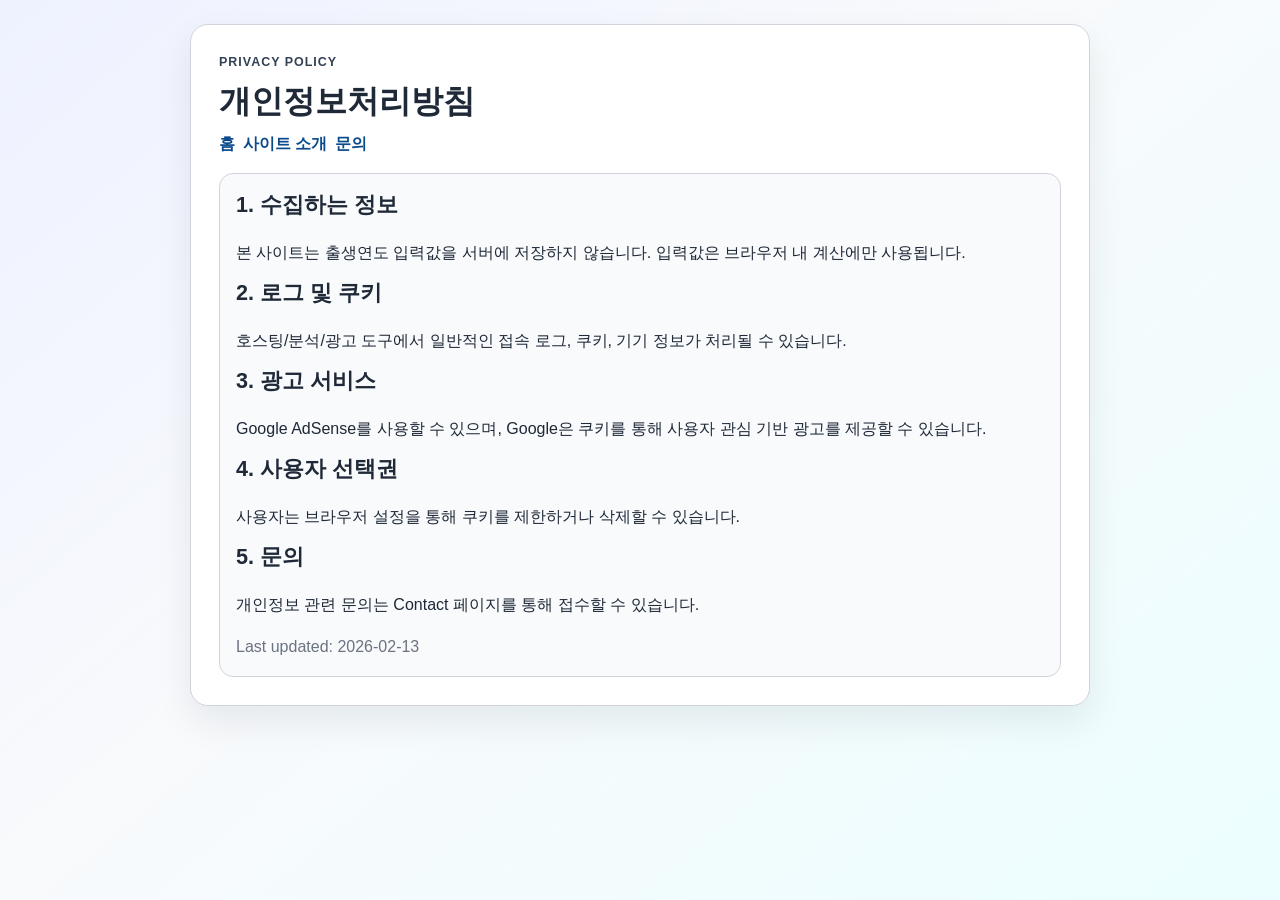
<file: privacy.html>
<!doctype html>
<html lang="ko">
<head>
  <meta charset="UTF-8">
  <meta name="viewport" content="width=device-width, initial-scale=1.0">
  <meta name="description" content="한국 띠 찾기 개인정보처리방침">
  <meta name="google-adsense-account" content="ca-pub-1729963445470866">
  <title>개인정보처리방침 | 한국 띠 찾기</title>
  <link rel="stylesheet" href="style.css">
</head>
<body>
  <main class="app subpage">
    <header class="site-header">
      <p class="eyebrow">Privacy Policy</p>
      <h1 id="pageTitle">개인정보처리방침</h1>
      <nav class="top-nav" aria-label="Main">
        <a id="navHome" href="index.html">홈</a>
        <a id="navAbout" href="about.html">사이트 소개</a>
        <a id="navContact" href="contact.html">문의</a>
      </nav>
    </header>

    <section class="panel info-block">
      <h2 id="sec1Title">1. 수집하는 정보</h2>
      <p id="sec1Body">본 사이트는 출생연도 입력값을 서버에 저장하지 않습니다. 입력값은 브라우저 내 계산에만 사용됩니다.</p>
      <h2 id="sec2Title">2. 로그 및 쿠키</h2>
      <p id="sec2Body">호스팅/분석/광고 도구에서 일반적인 접속 로그, 쿠키, 기기 정보가 처리될 수 있습니다.</p>
      <h2 id="sec3Title">3. 광고 서비스</h2>
      <p id="sec3Body">Google AdSense를 사용할 수 있으며, Google은 쿠키를 통해 사용자 관심 기반 광고를 제공할 수 있습니다.</p>
      <h2 id="sec4Title">4. 사용자 선택권</h2>
      <p id="sec4Body">사용자는 브라우저 설정을 통해 쿠키를 제한하거나 삭제할 수 있습니다.</p>
      <h2 id="sec5Title">5. 문의</h2>
      <p id="sec5Body">개인정보 관련 문의는 Contact 페이지를 통해 접수할 수 있습니다.</p>
      <p class="muted">Last updated: 2026-02-13</p>
    </section>
  </main>

  <script>
    const ui = {
      ko: { htmlLang: "ko", pageTitle: "개인정보처리방침", navHome: "홈", navAbout: "사이트 소개", navContact: "문의", sec1Title: "1. 수집하는 정보", sec1Body: "본 사이트는 출생연도 입력값을 서버에 저장하지 않습니다. 입력값은 브라우저 내 계산에만 사용됩니다.", sec2Title: "2. 로그 및 쿠키", sec2Body: "호스팅/분석/광고 도구에서 일반적인 접속 로그, 쿠키, 기기 정보가 처리될 수 있습니다.", sec3Title: "3. 광고 서비스", sec3Body: "Google AdSense를 사용할 수 있으며, Google은 쿠키를 통해 사용자 관심 기반 광고를 제공할 수 있습니다.", sec4Title: "4. 사용자 선택권", sec4Body: "사용자는 브라우저 설정을 통해 쿠키를 제한하거나 삭제할 수 있습니다.", sec5Title: "5. 문의", sec5Body: "개인정보 관련 문의는 Contact 페이지를 통해 접수할 수 있습니다." },
      en: { htmlLang: "en", pageTitle: "Privacy Policy", navHome: "Home", navAbout: "About", navContact: "Contact", sec1Title: "1. Information We Collect", sec1Body: "This site does not store the birth year input on the server. The value is used only for in-browser calculation.", sec2Title: "2. Logs and Cookies", sec2Body: "Hosting, analytics, and advertising tools may process basic logs, cookies, and device information.", sec3Title: "3. Advertising", sec3Body: "We may use Google AdSense, and Google may provide interest-based ads using cookies.", sec4Title: "4. User Choices", sec4Body: "Users can restrict or delete cookies through browser settings.", sec5Title: "5. Contact", sec5Body: "For privacy-related inquiries, please use the Contact page." },
      es: { htmlLang: "es", pageTitle: "Politica de Privacidad", navHome: "Inicio", navAbout: "Acerca de", navContact: "Contacto", sec1Title: "1. Informacion que recopilamos", sec1Body: "Este sitio no guarda el ano de nacimiento en el servidor. El valor se usa solo para calculo en el navegador.", sec2Title: "2. Registros y cookies", sec2Body: "Las herramientas de hosting, analitica y publicidad pueden procesar registros basicos, cookies e informacion del dispositivo.", sec3Title: "3. Publicidad", sec3Body: "Podemos usar Google AdSense y Google puede mostrar anuncios basados en intereses mediante cookies.", sec4Title: "4. Opciones del usuario", sec4Body: "El usuario puede restringir o eliminar cookies desde la configuracion del navegador.", sec5Title: "5. Contacto", sec5Body: "Para consultas de privacidad, usa la pagina de Contacto." }
    };
    function setLanguage(lang) { const t = ui[lang] || ui.ko; document.documentElement.lang = t.htmlLang; Object.keys(t).forEach((k)=>{ if(k==='htmlLang') return; const n=document.getElementById(k); if(n) n.textContent=t[k]; }); }
    function getSavedLanguage() { try { const saved = localStorage.getItem("site_lang"); return ui[saved] ? saved : "ko"; } catch (error) { return "ko"; } }
    setLanguage(getSavedLanguage());
  </script>
</body>
</html>
</file>
<file: style.css>
:root {
  --bg: #f5f7fb;
  --card: #ffffff;
  --text: #1f2937;
  --muted: #6b7280;
  --line: #d1d5db;
  --primary: #0f172a;
  --soft: #f8fafc;
}

* {
  box-sizing: border-box;
}

body {
  margin: 0;
  min-height: 100vh;
  padding: 24px;
  font-family: "Noto Sans KR", sans-serif;
  color: var(--text);
  background: linear-gradient(140deg, #eef2ff, #f8fafc 45%, #ecfeff);
}

.app {
  width: min(900px, 100%);
  margin: 0 auto;
  background: var(--card);
  border: 1px solid var(--line);
  border-radius: 18px;
  padding: 28px;
  box-shadow: 0 16px 36px rgba(15, 23, 42, 0.08);
}

.site-header {
  margin-bottom: 18px;
}

.header-top {
  display: flex;
  justify-content: space-between;
  align-items: flex-start;
  gap: 12px;
}

.top-quick-links {
  display: flex;
  flex-wrap: wrap;
  justify-content: flex-end;
  gap: 8px;
}

.eyebrow {
  margin: 0 0 8px;
  font-size: 0.78rem;
  letter-spacing: 0.08em;
  text-transform: uppercase;
  color: #334155;
  font-weight: 700;
}

h1 {
  margin: 0 0 8px;
  font-size: 2rem;
}

h2 {
  margin: 0 0 10px;
  font-size: 1.35rem;
}

h3 {
  margin: 0 0 8px;
  font-size: 1.05rem;
}

p {
  margin: 0;
  line-height: 1.55;
}

.desc {
  margin: 0 0 14px;
  color: var(--muted);
}

.top-nav {
  display: flex;
  flex-wrap: wrap;
  gap: 8px;
}

.top-nav a,
.site-footer a {
  text-decoration: none;
  color: #0b4a8b;
  font-weight: 600;
}

.top-corner-link {
  text-decoration: none;
  color: #ffffff;
  background: #0f172a;
  border: 1px solid #0f172a;
  border-radius: 999px;
  padding: 7px 12px;
  font-weight: 700;
  font-size: 0.85rem;
  white-space: nowrap;
}

.panel {
  border: 1px solid var(--line);
  border-radius: 14px;
  background: var(--soft);
  padding: 16px;
  margin-top: 16px;
}

.lang-switch {
  display: flex;
  gap: 8px;
  margin-bottom: 16px;
}

.lang-btn {
  font: inherit;
  border: 1px solid var(--line);
  background: #fff;
  color: var(--text);
  border-radius: 10px;
  padding: 8px 12px;
  cursor: pointer;
}

.lang-btn.active {
  background: var(--primary);
  color: #fff;
  border-color: var(--primary);
}

.form {
  display: grid;
  gap: 10px;
}

label {
  font-weight: 600;
}

input,
.submit-btn {
  font: inherit;
  padding: 12px;
  border-radius: 12px;
}

input {
  border: 1px solid var(--line);
}

#birthYear::selection {
  background: #2563eb;
  color: #ffffff;
}

.submit-btn {
  border: none;
  background: var(--primary);
  color: #fff;
  font-weight: 700;
  cursor: pointer;
}

.result {
  margin-top: 18px;
  border: 1px solid var(--line);
  border-radius: 14px;
  min-height: 250px;
  padding: 16px;
  background: #f8fafc;
}

.result-content {
  display: grid;
  grid-template-columns: minmax(220px, 260px) 1fr;
  gap: 16px;
  align-items: center;
}

.animal-figure {
  width: 100%;
  aspect-ratio: 1 / 1;
  overflow: hidden;
  padding: 10px;
  border-radius: 16px;
  background: rgba(255, 255, 255, 0.95);
  border: 1px solid rgba(255, 255, 255, 0.9);
  box-shadow: 0 10px 20px rgba(15, 23, 42, 0.1);
}

.animal-figure img {
  width: 100%;
  height: 100%;
  object-fit: contain;
  object-position: center;
  display: block;
}

.zodiac-name {
  margin: 0;
  font-size: 1.35rem;
  font-weight: 700;
}

.result-meta {
  display: grid;
  gap: 8px;
}

.profile-block,
.fortune-block {
  margin-top: 8px;
  padding: 10px;
  border: 1px solid #dbe3ef;
  border-radius: 10px;
  background: rgba(255, 255, 255, 0.9);
}

.profile-block h3,
.fortune-block h3 {
  margin: 0 0 6px;
  font-size: 0.96rem;
}

.profile-type {
  margin: 0 0 4px;
  font-weight: 700;
  color: #0f172a;
}

.fortune-note {
  margin-top: 6px;
  font-size: 0.82rem;
  color: #64748b;
}

.zodiac-meaning {
  margin: 0;
  font-weight: 600;
  color: #334155;
}

.zodiac-traits {
  display: flex;
  flex-wrap: wrap;
  gap: 6px;
}

.trait-chip {
  display: inline-block;
  padding: 4px 8px;
  border-radius: 999px;
  border: 1px solid #cbd5e1;
  background: #ffffff;
  color: #334155;
  font-size: 0.82rem;
  font-weight: 600;
}

.color-tag {
  margin-top: 8px;
  display: inline-block;
  padding: 6px 10px;
  border-radius: 999px;
  color: #fff;
  font-weight: 600;
}

.result small {
  display: block;
  color: var(--muted);
}

.info-block {
  display: grid;
  gap: 12px;
}

.info-block p + p {
  margin-top: 6px;
}

.mini-grid {
  display: grid;
  gap: 10px;
  grid-template-columns: repeat(3, minmax(0, 1fr));
}

.mini-grid article,
.faq-list article {
  border: 1px solid #dbe3ef;
  background: #ffffff;
  border-radius: 10px;
  padding: 12px;
}

.faq-list {
  display: grid;
  gap: 10px;
}

.ad-wrap {
  margin-top: 16px;
  padding: 10px;
  border: 1px dashed #cbd5e1;
  border-radius: 12px;
  background: rgba(255, 255, 255, 0.65);
}

.site-footer {
  margin-top: 18px;
  padding-top: 12px;
  border-top: 1px solid var(--line);
  display: grid;
  gap: 10px;
}

.site-footer p {
  display: flex;
  flex-wrap: wrap;
  gap: 10px;
  color: #475569;
}

.muted {
  color: var(--muted);
}

.subpage h1 {
  margin-bottom: 10px;
}

@media (max-width: 760px) {
  body {
    padding: 12px;
  }

  .app {
    padding: 18px;
  }

  h1 {
    font-size: 1.6rem;
  }

  .header-top {
    flex-direction: column;
    align-items: flex-start;
  }

  .top-quick-links {
    justify-content: flex-start;
  }

  .result {
    min-height: 0;
  }

  .result-content {
    grid-template-columns: 1fr;
  }

  .animal-figure {
    max-width: 320px;
    margin-inline: auto;
  }

  .mini-grid {
    grid-template-columns: 1fr;
  }
}
</file>
